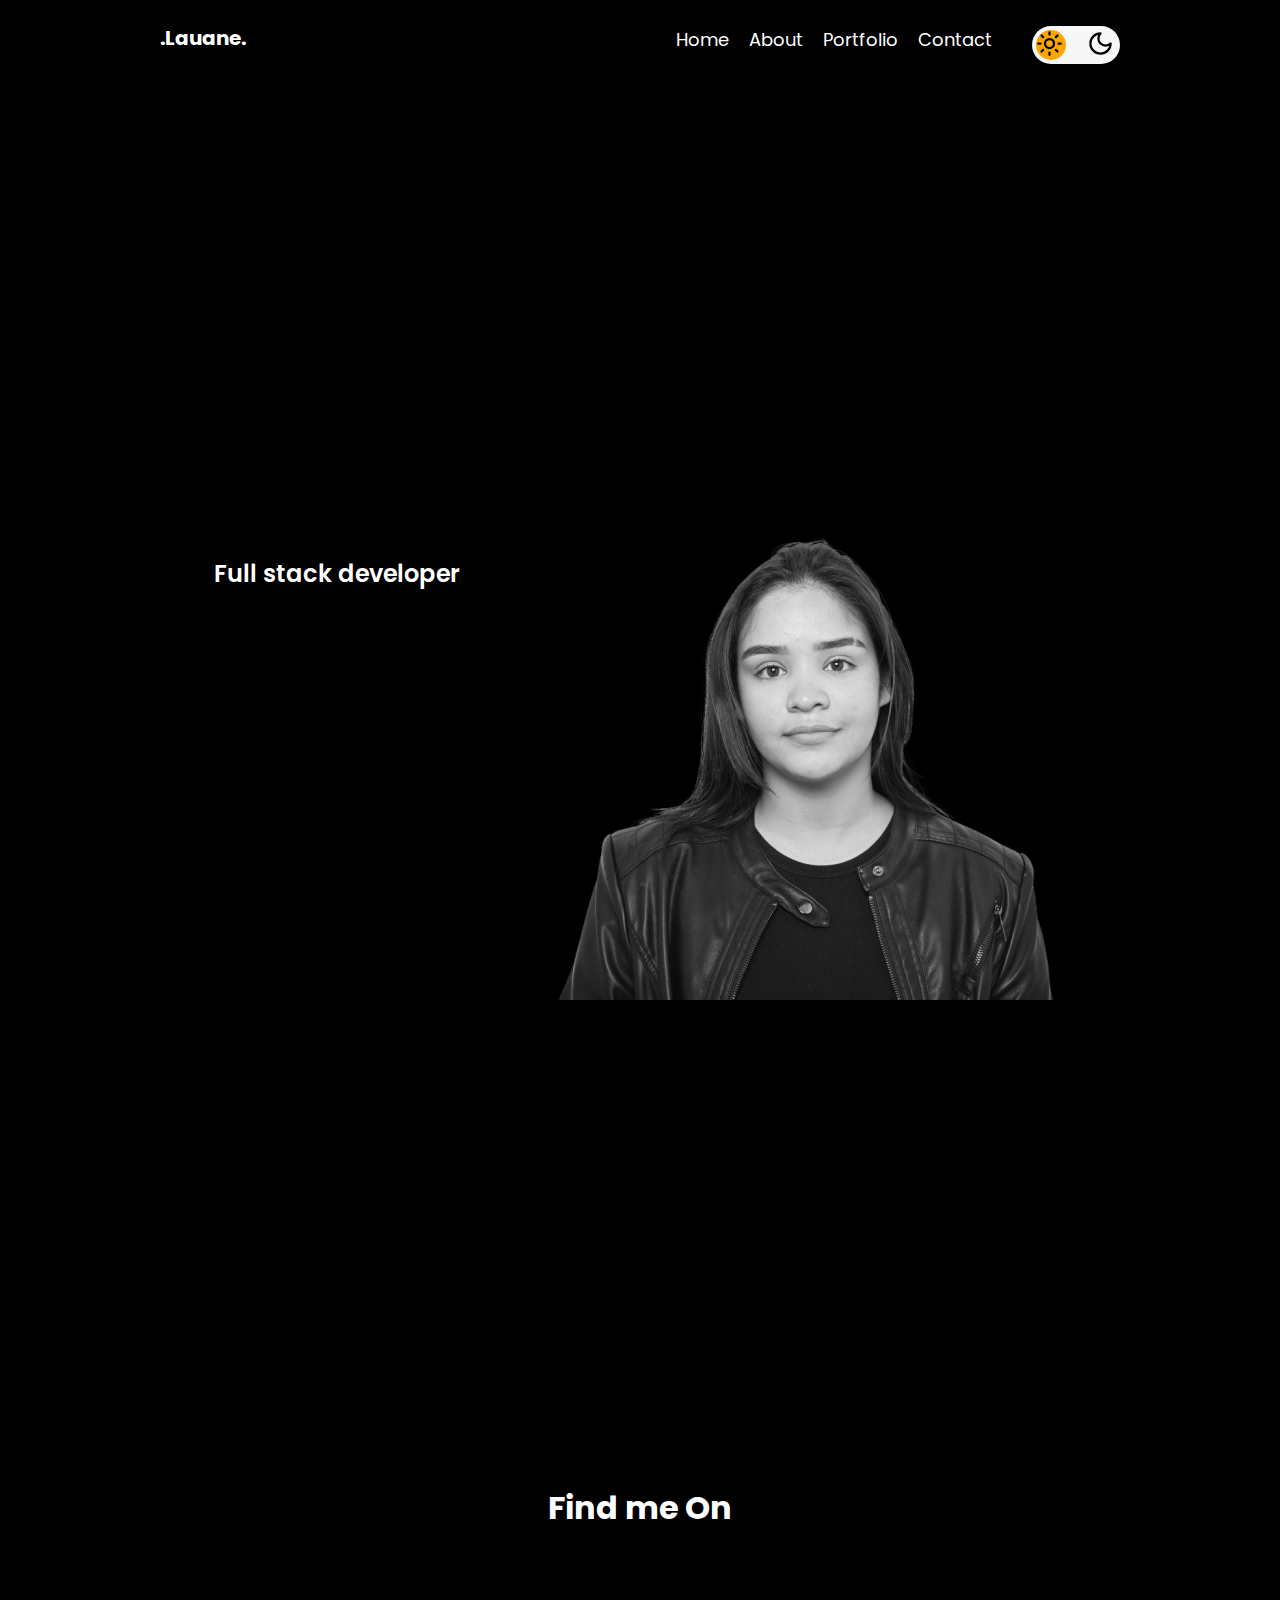
<file: index.html>
<html>

<head>
    <title>.Lauane</title>
    <link rel="stylesheet" href="./html.pages/style.css/home.css">
    <link rel="preconnect" href="https://fonts.googleapis.com">
    <link rel="preconnect" href="https://fonts.gstatic.com" crossorigin>
    <link href="https://fonts.googleapis.com/css2?family=Poppins:ital,wght@0,100;0,200;0,300;0,400;0,500;0,600;0,700;0,800;0,900;1,100;1,200;1,300;1,400;1,500;1,600;1,700;1,800;1,900&display=swap" rel="stylesheet">


</head>

<body>
    <div class="page-container">
        <header>
            <h1 class="logo">.Lauane.</h1>
            <ul class="nav-list">

                </li>
                <li><a href="../index.html">Home</a></li>
                <li><a href="./html.pages/about.html">About</a></li>
                <li><a href="./html.pages/portfolio.html">Portfolio</a></li>
                <li><a href="./html.pages/contact.html">Contact</a></li>
                <li>

                    <div class="mode">
                        <input type="checkbox" id="mode" />
                        <label for="mode">
                            <img id="moon" src="./html.pages/images/moon.svg" alt="">
                            <img id="sun" src="./html.pages/images/sun.svg" alt="">
                        </label>
                    </div>
            </ul>
        </header>
        <main class="main">
            <div class="text-side">
                <p class="title">
                    <span>H</span><span>i</span> <span>I</span><span>'</span><span>m</span>
                    <span>L</span><span>a</span><span>u</span><span>a</span><span>n</span><span>e</span>
                    <span>F</span><span>a</span><span>r</span><span>i</span><span>a</span><span>s</span>
                </p>
                <p class="subtitle">Full stack developer</p>

                <p class="text">
                    <span>Hi my name is Lauane, a web designer and developer with a passion for creating visually stunning and highly functional websites.</span>
                    <span>I am a career transition professional with an initial interest in 3D design, but I quickly discovered a passion for programming.</span>
                    <span>I am currently studying Full Stack Development in Dubai, gaining skills in technologies such as HTML, CSS, Javascript, MongoDB, NodeJS, and Express.</span>
                    <span>I am developing a portfolio to better showcase my work, and I am seeking opportunities to apply my knowledge, continue growing in the development field, and contribute meaningfully to technology projects.</span>
                    <span>Key Skills:</span>
                    <span>HTML, CSS, Javascript</span>
                    <span>MongoDB, NodeJS, Express</span>
                    <span>SQL Server, MongoDB</span>
                    <span>Version Control with Git and Github</span>
                    <span>Commit and Naming Conventions</span>
                    <span>DBMS: SSMS (SQL Server), Compass (MongoDB)</span>
                </p>
                <div class="btn-container">
                    <button class="light-btn">Hire Me</button>
                    <a class="dark-btn" href="mailto:lauanefarias.dev@gmail.com">Lets Talk</a>

                </div>
            </div>
            <div class="image-container"><img class="image-home" src="./html.pages/images/Img25736_2_-removebg-preview.png" alt=""></div>
        </main>

        <footer>
            <h2>Find me On</h2>
            <div class="icons">
                <img src="./html.pages/images/fi-brands-behance.svg" alt="Behance">
                <img src="./html.pages/images/fi-brands-dribbble.svg" alt="Dribbble">
                <img src="./html.pages/images/fi-brands-facebook.svg" alt="Facebook">
                <img src="./html.pages/images/fi-brands-github.svg" alt="Github">
            </div>
        </footer>

    </div>
    </div>
</body>



</html>
</file>
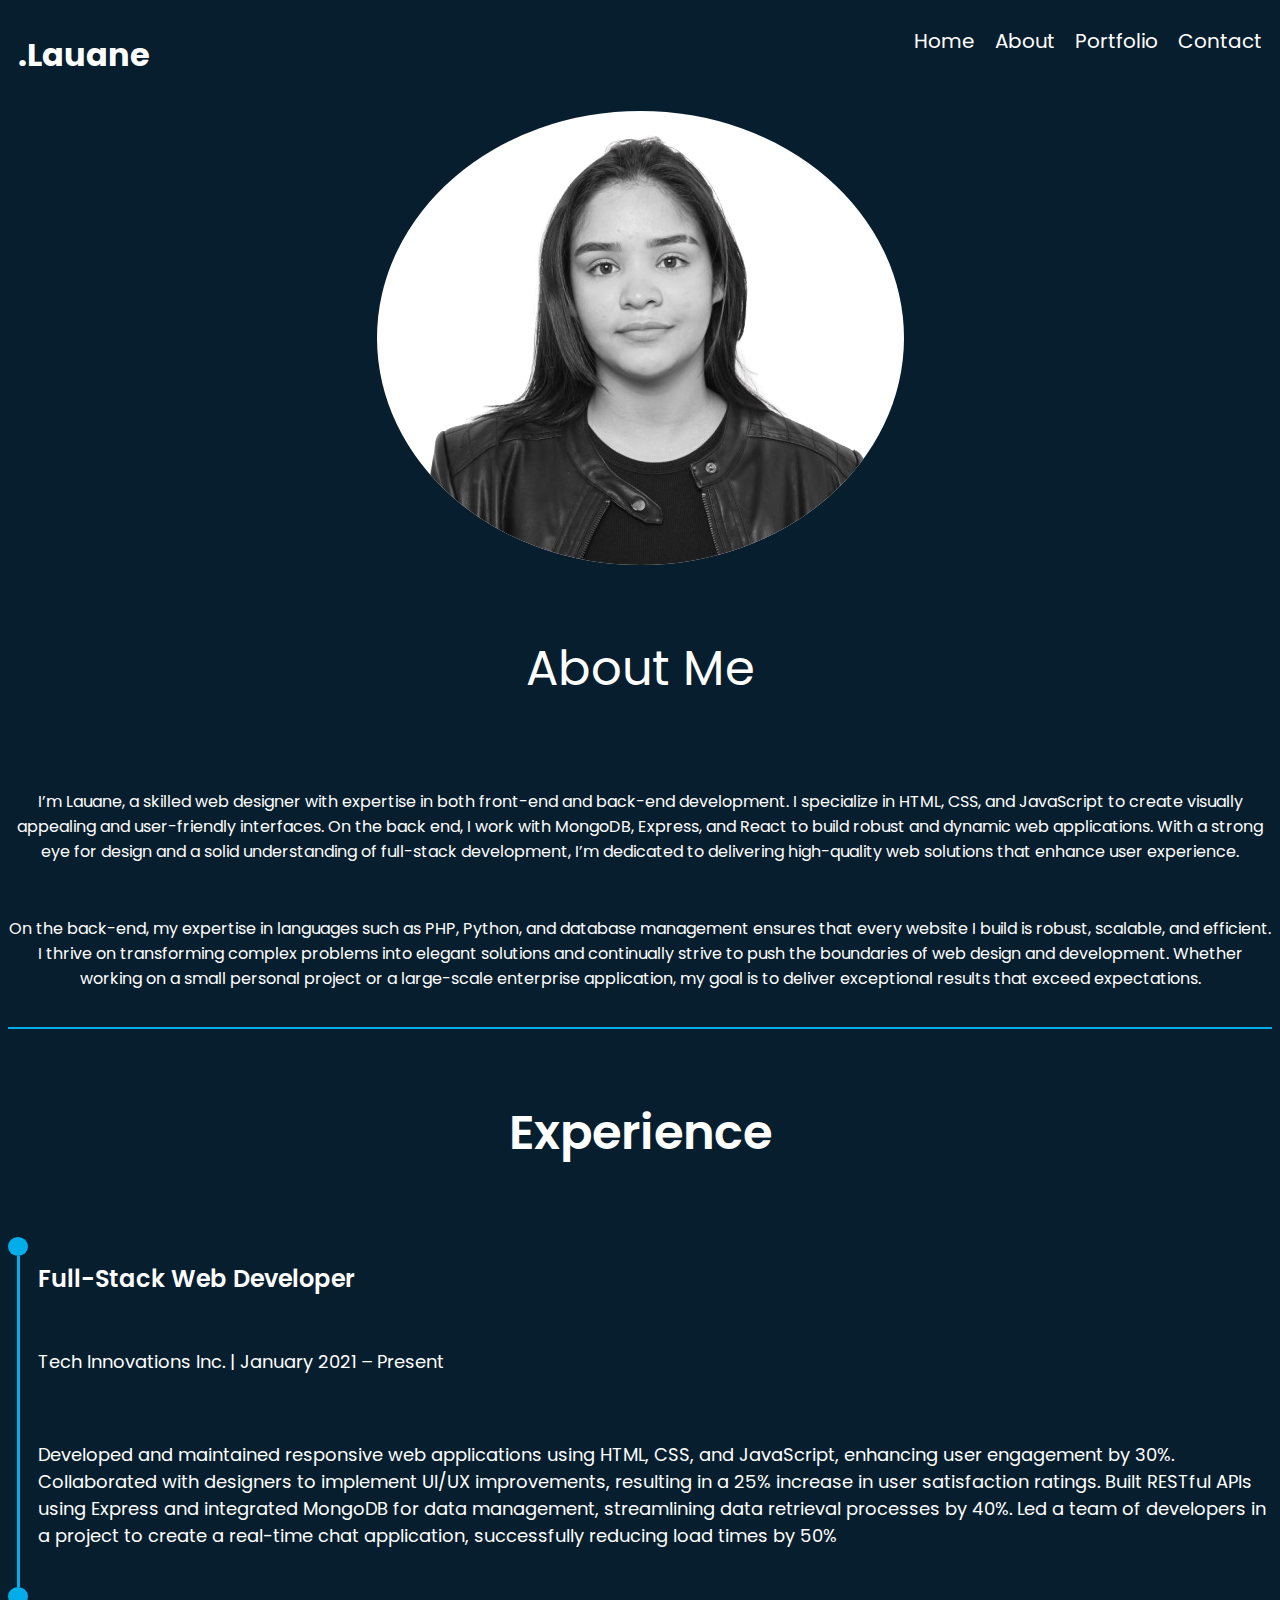
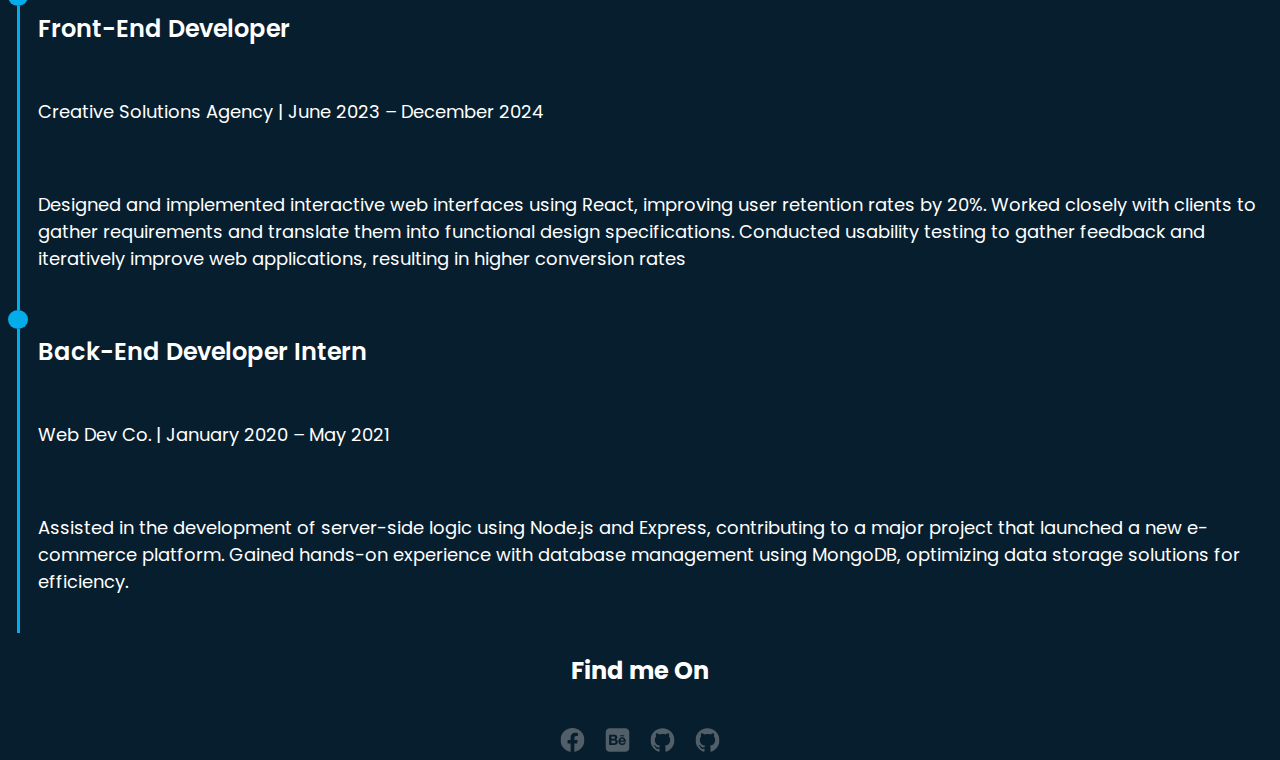
<file: about.html>
<head>
    <title>
      <div class="lauane"></div>
    </title>
    <meta content="" name="">
    <link rel="preconnect" href="https://fonts.googleapis.com">
    <link rel="preconnect" href="https://fonts.gstatic.com" crossorigin="">
    <link href="https://fonts.googleapis.com/css2?family=Poppins:ital,wght@0,100;0,200;0,300;0,400;0,500;0,600;0,700;0,800;0,900;1,100;1,200;1,300;1,400;1,500;1,600;1,700;1,800;1,900&amp;display=swap" rel="stylesheet">
    <link type="text/css" rel="stylesheet" href="./about.css">
  
  </head>
  
  <body>
    <div class="page-container">
      <header>
        <h1 class="logo">.Lauane</h1>
        <ul class="nav-list">
          <li><a href="./home.html">Home</a></li>
          <li><a href="./about.html">About</a></li>
          <li><a href="./portfolio.html">Portfolio</a></li>
          <li><a href="./contact.html">Contact</a></li>
        </ul>
      </header>
      <main>
        <section class="about-info">
          <div class="img-container">
            <img src="./Img25736_2_-removebg-preview.png">
          </div>
  
          <p class="about-title">About Me</p>
          <p class="about-text">
            I’m Lauane, a skilled web designer with expertise in both front-end and back-end development. I specialize in HTML, CSS, and JavaScript to create visually appealing and user-friendly interfaces. On the back end, I work with MongoDB, Express, and React to build robust and dynamic web applications. With a strong eye for design and a solid understanding of full-stack development, I’m dedicated to delivering high-quality web solutions that enhance user experience.
          </p>
          <p class="about-text">
            On the back-end, my expertise in languages such as PHP, Python, and
            database management ensures that every website I build is robust,
            scalable, and efficient. I thrive on transforming complex problems
            into elegant solutions and continually strive to push the boundaries
            of web design and development. Whether working on a small personal
            project or a large-scale enterprise application, my goal is to
            deliver exceptional results that exceed expectations.
          </p>
        </section>
  
        <section>
          <p class="experience-page-title">Experience</p>
          <div class="experience-items">
            <div class="experience-item">
              <div class="experience-icon">
                <div class="circle"></div>
                <div class="line"></div>
              </div>
  
              <div class="experience-text">
                <p class="experience-title"> Full-Stack Web Developer</p>
                <p class="experience-item-text">
  
                  Tech Innovations Inc. | January 2021 – Present
  
                </p>
                <p class="experience-item-text">
                  Developed and maintained responsive web applications using HTML, CSS, and JavaScript, enhancing user engagement by 30%.
                  Collaborated with designers to implement UI/UX improvements, resulting in a 25% increase in user satisfaction ratings.
                  Built RESTful APIs using Express and integrated MongoDB for data management, streamlining data retrieval processes by 40%.
                  Led a team of developers in a project to create a real-time chat application, successfully reducing load times by 50%
                </p>
              </div>
            </div>
            
  
            <div class="experience-item">
              <div class="experience-icon">
                <div class="circle"></div>
                <div class="line"></div>
              </div>
  
              <div class="experience-text">
                <p class="experience-title">Front-End Developer</p>
                <p class="experience-item-text">
                  Creative Solutions Agency | June 2023 – December 2024
  
  
                </p>
                <p class="experience-item-text">
                  Designed and implemented interactive web interfaces using React, improving user retention rates by 20%.
                  Worked closely with clients to gather requirements and translate them into functional design specifications.
                  Conducted usability testing to gather feedback and iteratively improve web applications, resulting in higher conversion rates
                </p>
              </div>
            </div>
            
  
            <div class="experience-item">
              <div class="experience-icon">
                <div class="circle"></div>
                <div class="line"></div>
              </div>
  
              <div class="experience-text">
                <p class="experience-title">Back-End Developer Intern</p>
                <p class="experience-item-text">
                  Web Dev Co. | January 2020 – May 2021
  
                </p>
                <p class="experience-item-text">
                  Assisted in the development of server-side logic using Node.js and Express, contributing to a major project that launched a new e-commerce platform.
                  Gained hands-on experience with database management using MongoDB, optimizing data storage solutions for efficiency.
                </p>
              </div>
            </div>
          </div>
        </section>
      </main>
  
      <footer>
        <h2>Find me On</h2>
        <div class="icons ">
  
          <img src="./fi-brands-facebook.svg">
          <img src="./fi-brands-behance.svg">
          <img src="./fi-brands-github.svg">
          <img src="./fi-brands-github.svg">
  
          </footer>
        </div>
  
  
  </body>
  
  </html>
</file>
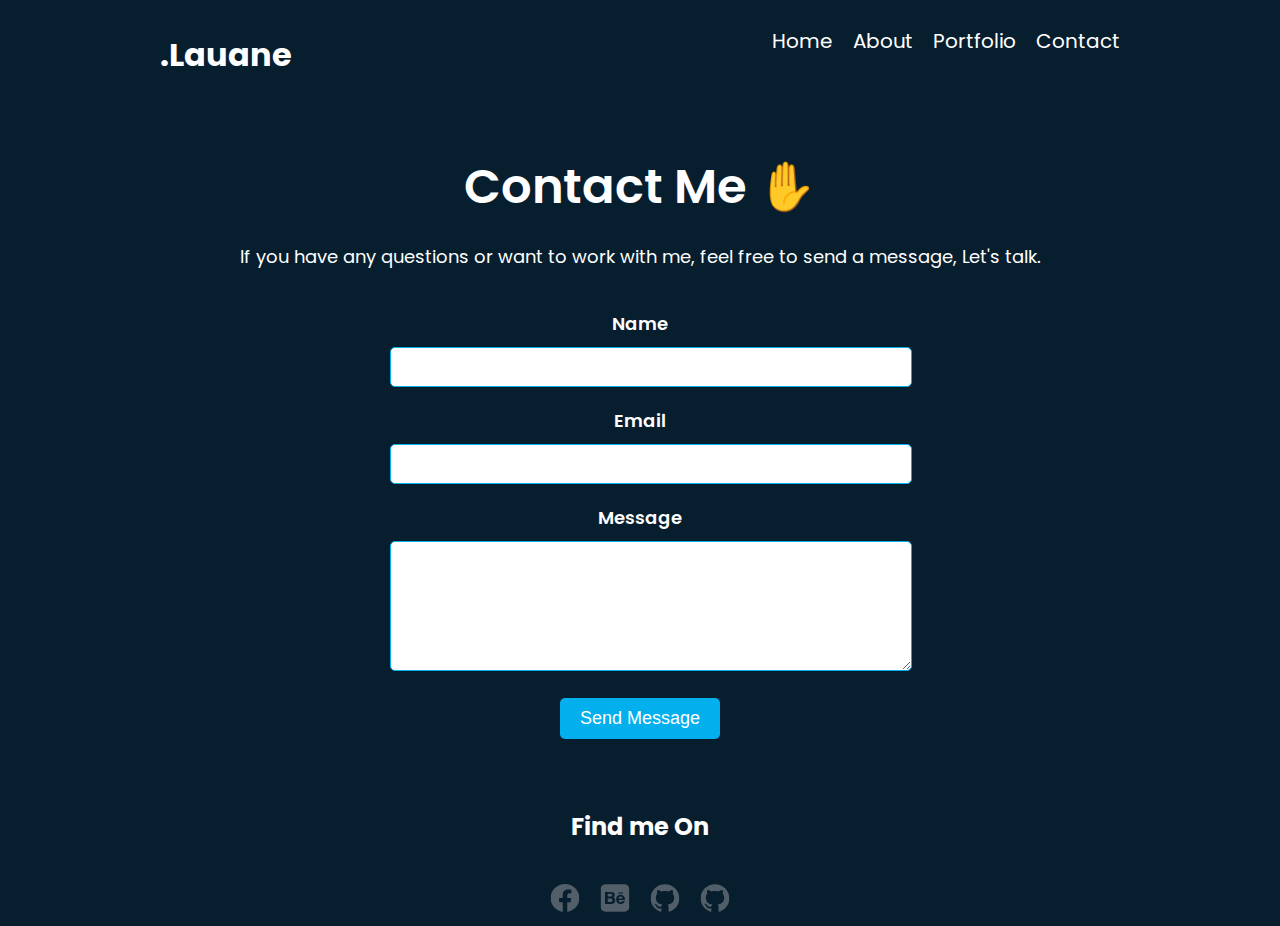
<file: contact.html>
<!DOCTYPE html>
<html lang="en">

<head>
  <meta charset="UTF-8">
  <meta http-equiv="X-UA-Compatible" content="IE=edge">
  <meta name="viewport" content="width=device-width, initial-scale=1.0">
  <title>Contact - Lauane</title>
  <link rel="stylesheet" href="./contact.css">
  <link rel="preconnect" href="https://fonts.googleapis.com">
  <link rel="preconnect" href="https://fonts.gstatic.com" crossorigin>
  <link href="https://fonts.googleapis.com/css2?family=Poppins:wght@400;600&display=swap" rel="stylesheet">
</head>

<body>
  <div class="page-container">
    <header>
      <h1 class="logo">.Lauane</h1>
      <ul class="nav-list">
        <li><a href="./home.html">Home</a></li>
        <li><a href="./about.html">About</a></li>
        <li><a href="./portfolio.html">Portfolio</a></li>
        <li><a href="./contact.html">Contact</a></li>
      </ul>
    </header>

    <main>
      <section class="contact-section">
        <h2>Contact Me ✋ </h2>
        <p>If you have any questions or want to work with me, feel free to send a message, Let's talk.</p>

        <form class="contact-form" action="#" method="POST">
          <div class="form-group">
            <label for="name">Name</label>
            <input type="text" id="name" name="name" required>
          </div>
          <div class="form-group">
            <label for="email">Email</label>
            <input type="email" id="email" name="email" required>
          </div>
          <div class="form-group">
            <label for="message">Message</label>
            <textarea id="message" name="message" rows="6" required></textarea>
          </div>
          <button type="submit" class="submit-btn">Send Message</button>
        </form>
      </section>
    </main>

    <footer>
        <h2>Find me On</h2>
        <div class="icons ">
  
          <img src="./fi-brands-facebook.svg">
          <img src="./fi-brands-behance.svg">
          <img src="./fi-brands-github.svg">
          <img src="./fi-brands-github.svg">
  
          </footer>
        </div>
  </div>
</body>

</html>
</file>
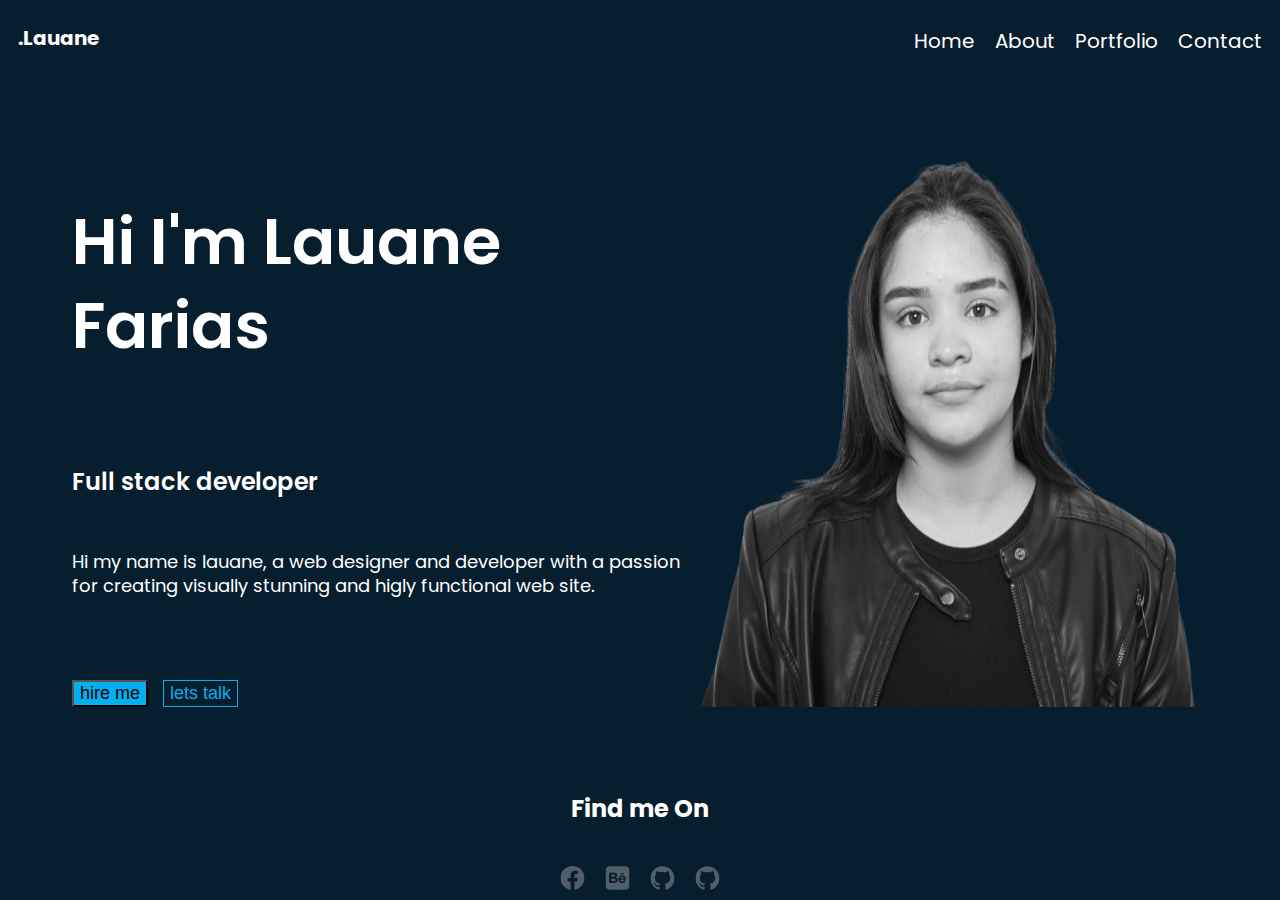
<file: home.html>
<html>
    <head>
        <title>.Lauane</title>
        <link rel="stylesheet" href="./home.css">
        <link rel="preconnect" href="https://fonts.googleapis.com">
<link rel="preconnect" href="https://fonts.gstatic.com" crossorigin>
<link href="https://fonts.googleapis.com/css2?family=Poppins:ital,wght@0,100;0,200;0,300;0,400;0,500;0,600;0,700;0,800;0,900;1,100;1,200;1,300;1,400;1,500;1,600;1,700;1,800;1,900&display=swap" rel="stylesheet">
    

</head>
    <body> 
       
        <header> <h1 class="logo">.Lauane</h1>
            <ul class="nav-list">
              <li><a href="./home.html">Home</a></li>
                <li><a href="./about.html">About</a></li>
                <li><a href="./portfolio.html">Portfolio</a></li>
                <li><a href="./contact.html">Contact</a></li>
            </ul>
        </header > 
        <main class="main">
        <div class="text-side">
            <p class="title"> Hi I'm Lauane Farias</p>
            <p class="subtitle">Full stack developer</p>
            <p class="text" >Hi my name is lauane, a web designer and developer with a passion for creating visually stunning and higly functional web site.</p>
            <div class="btn-container">
                <button class="light-btn">hire me</button>
                <button class="dark-btn">lets talk</button>
            </div>
        </div>
        <img src="./Img25736_2_-removebg-preview.png" alt="">
</main>

<footer>
    <h2>Find me On</h2>
    <div class="icons ">

      <img src="./fi-brands-facebook.svg">
      <img src="./fi-brands-behance.svg">
      <img src="./fi-brands-github.svg">
      <img src="./fi-brands-github.svg">

      </footer>
    </div>

    </body>
        
       
    
</html>
</file>
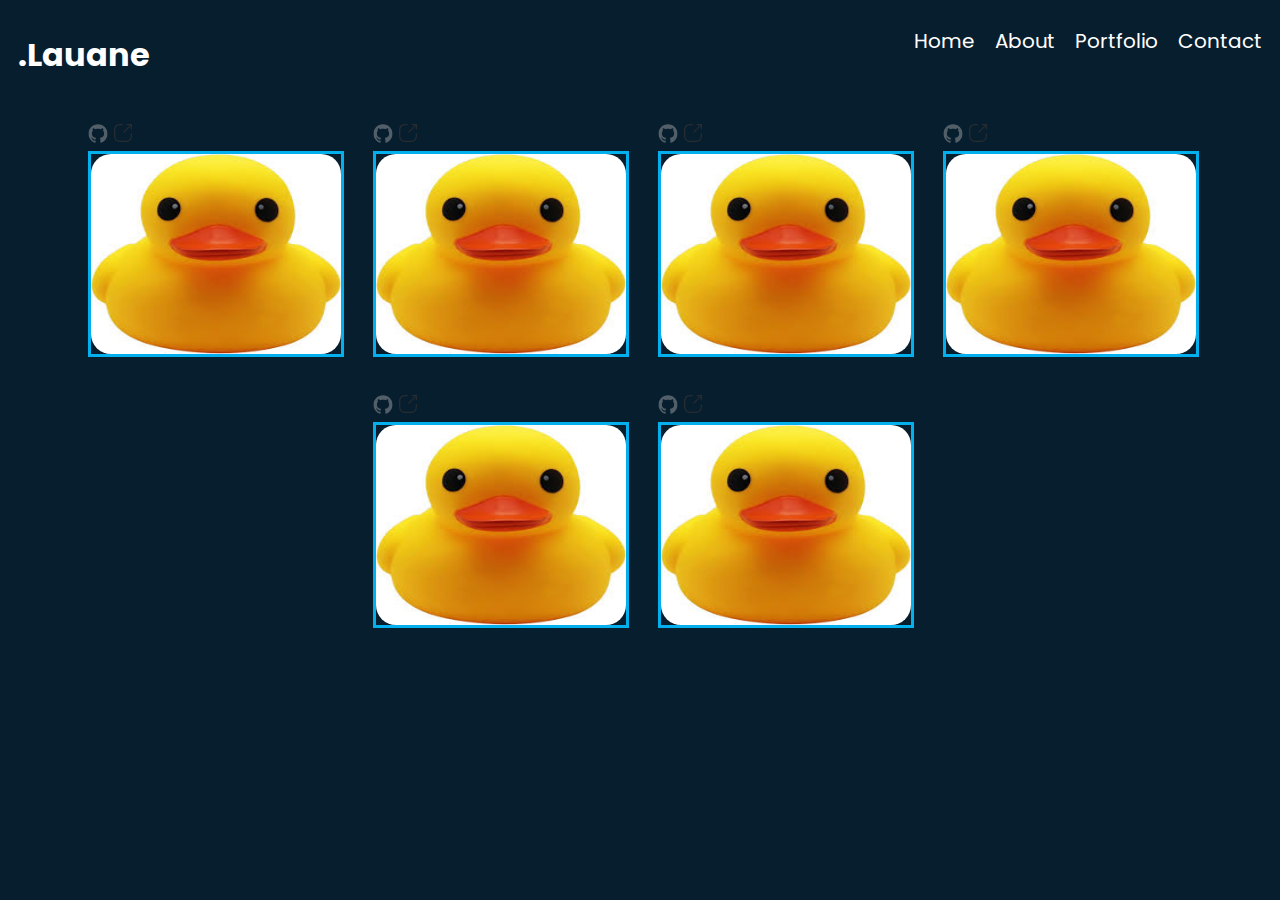
<file: portfolio.html>
<!DOCTYPE html>
<html lang="en">
<head>
  <meta charset="UTF-8">
  <meta http-equiv="X-UA-Compatible" content="IE=edge">
  <meta name="viewport" content="width=device-width, initial-scale=1.0">
  <title>Contact - Lauane</title>
  <link rel="stylesheet" href="./portfolio.css">
  <link rel="preconnect" href="https://fonts.googleapis.com">
  <link rel="preconnect" href="https://fonts.gstatic.com" crossorigin>
  <link href="https://fonts.googleapis.com/css2?family=Poppins:wght@400;600&display=swap" rel="stylesheet">
</head>
<body>
  <div class="page-container">
    <header>
      <h1 class="logo">.Lauane</h1>
      <ul class="nav-list">
        <li><a href="./home.html">Home</a></li>
        <li><a href="./about.html">About</a></li>
        <li><a href="./portfolio.html">Portfolio</a></li>
        <li><a href="./contact.html">Contact</a></li>
      </ul>
    </header>
    <div class="work-container">
      <div class="work-item">
        <div class="icons-container">
          <a href="https://github.com/lauanefariass/Portfolio-Page.git">
            <img src="./fi-brands-github.svg" alt="GitHub Repository"/>
          </a> 
          <a href="https://lauanefariass.github.io/Portfolio-Page/">
            <img src="./export-2-svgrepo-com.svg" alt="Live Demo"/>
          </a>
        </div>
        <div class="img-container">
          <img src="./download.jpeg" alt="Project Thumbnail">
        </div>
      </div>
     
        <div class="work-item">
          <div class="icons-container">
            <a href="https://github.com/lauanefariass/Portfolio-Page.git">
              <img src="./fi-brands-github.svg" alt="GitHub Repository"/>
            </a> 
            <a href="https://lauanefariass.github.io/Portfolio-Page/">
              <img src="./export-2-svgrepo-com.svg" alt="Live Demo"/>
            </a>
          </div>
          <div class="img-container">
            <img src="./download.jpeg" alt="Project Thumbnail">
          </div>
        </div>
        
          <div class="work-item">
            <div class="icons-container">
              <a href="https://github.com/lauanefariass/Portfolio-Page.git">
                <img src="./fi-brands-github.svg" alt="GitHub Repository"/>
              </a> 
              <a href="https://lauanefariass.github.io/Portfolio-Page/">
                <img src="./export-2-svgrepo-com.svg" alt="Live Demo"/>
              </a>
            </div>
            <div class="img-container">
              <img src="./download.jpeg" alt="Project Thumbnail">
            </div>
          </div>

            <div class="work-item">
              <div class="icons-container">
                <a href="https://github.com/lauanefariass/Portfolio-Page.git">
                  <img src="./fi-brands-github.svg" alt="GitHub Repository"/>
                </a> 
                <a href="https://lauanefariass.github.io/Portfolio-Page/">
                  <img src="./export-2-svgrepo-com.svg" alt="Live Demo"/>
                </a>
              </div>
              <div class="img-container">
                <img src="./download.jpeg" alt="Project Thumbnail">
              </div>
            </div>
           
              <div class="work-item">
                <div class="icons-container">
                  <a href="https://github.com/lauanefariass/Portfolio-Page.git">
                    <img src="./fi-brands-github.svg" alt="GitHub Repository"/>
                  </a> 
                  <a href="https://lauanefariass.github.io/Portfolio-Page/">
                    <img src="./export-2-svgrepo-com.svg" alt="Live Demo"/>
                  </a>
                </div>
                <div class="img-container">
                  <img src="./download.jpeg" alt="Project Thumbnail">
                </div>
              </div>
             
                <div class="work-item">
                  <div class="icons-container">
                    <a href="https://github.com/lauanefariass/Portfolio-Page.git">
                      <img src="./fi-brands-github.svg" alt="GitHub Repository"/>
                    </a> 
                    <a href="https://lauanefariass.github.io/Portfolio-Page/">
                      <img src="./export-2-svgrepo-com.svg" alt="Live Demo"/>
                    </a>
                  </div>
                  <div class="img-container">
                    <img src="./download.jpeg" alt="Project Thumbnail">
                  </div>
                </div>
    </div>
  </div>
</body>
</html>
</file>
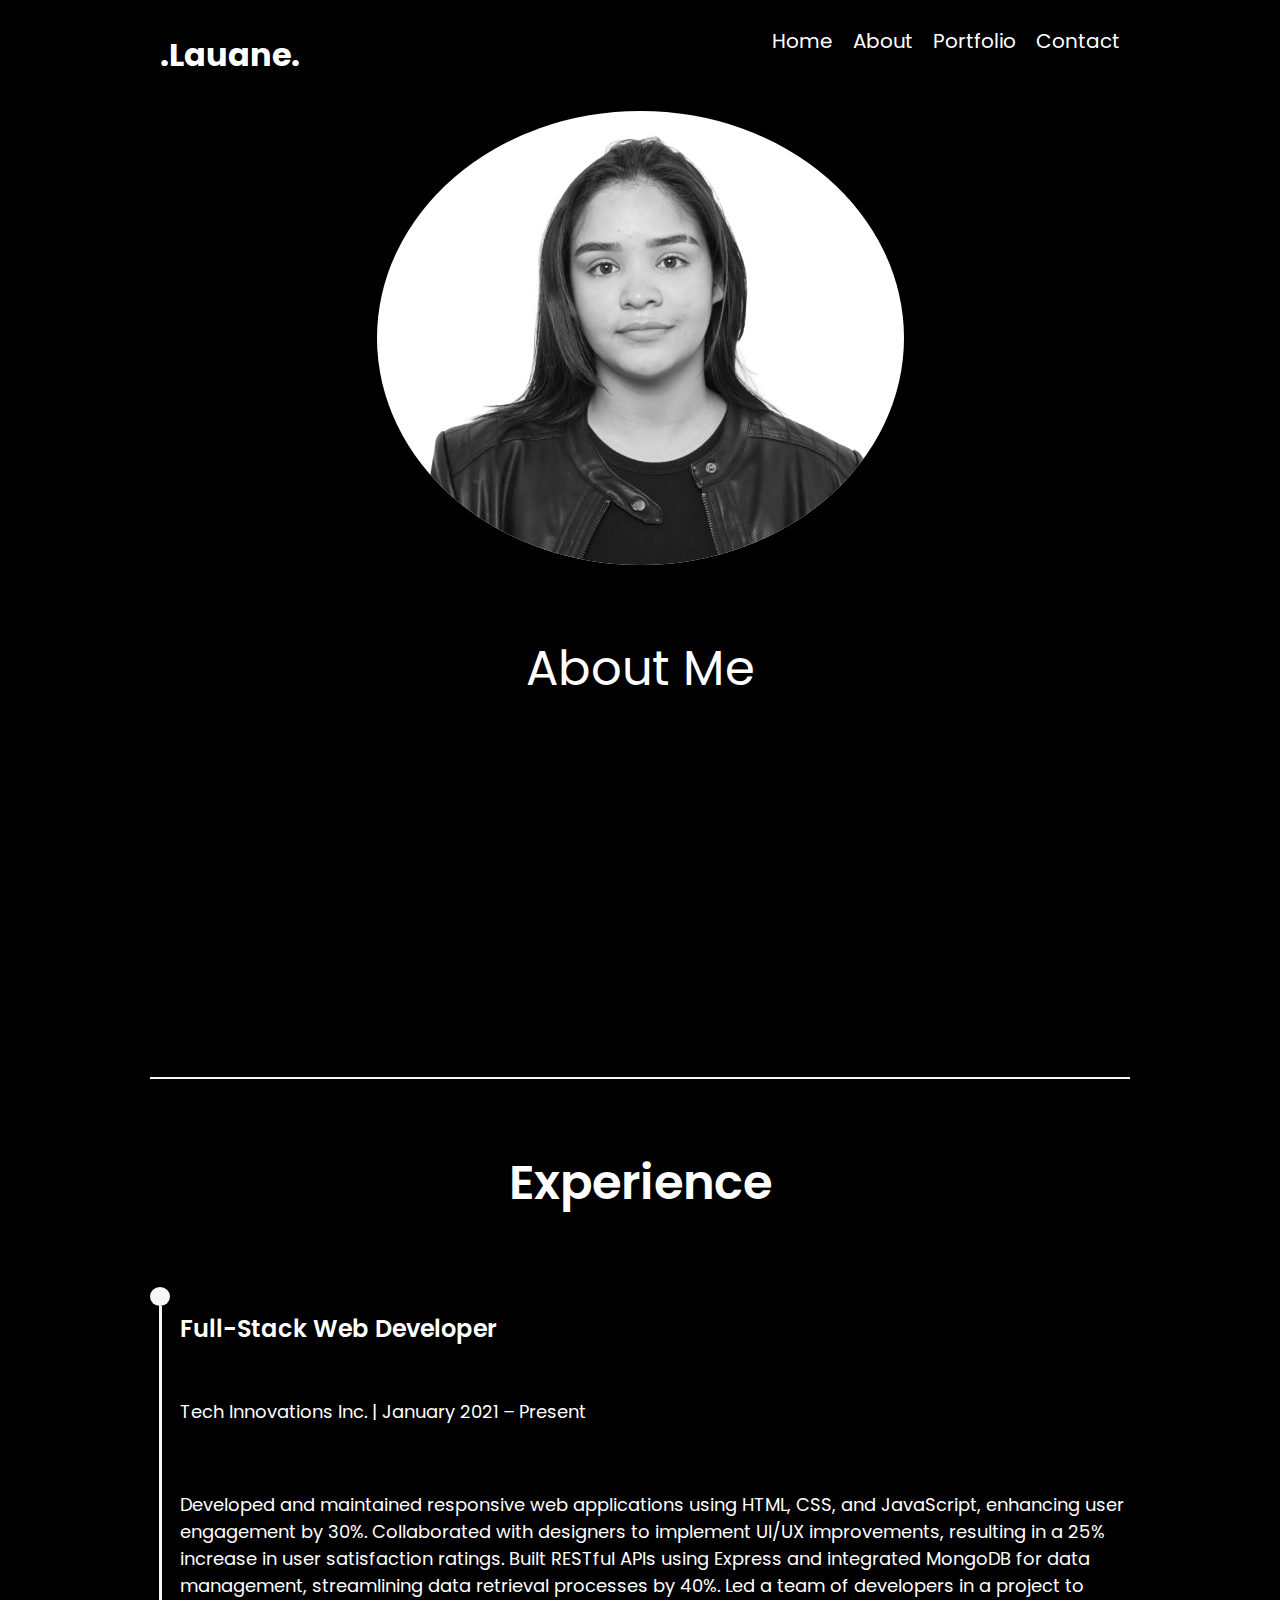
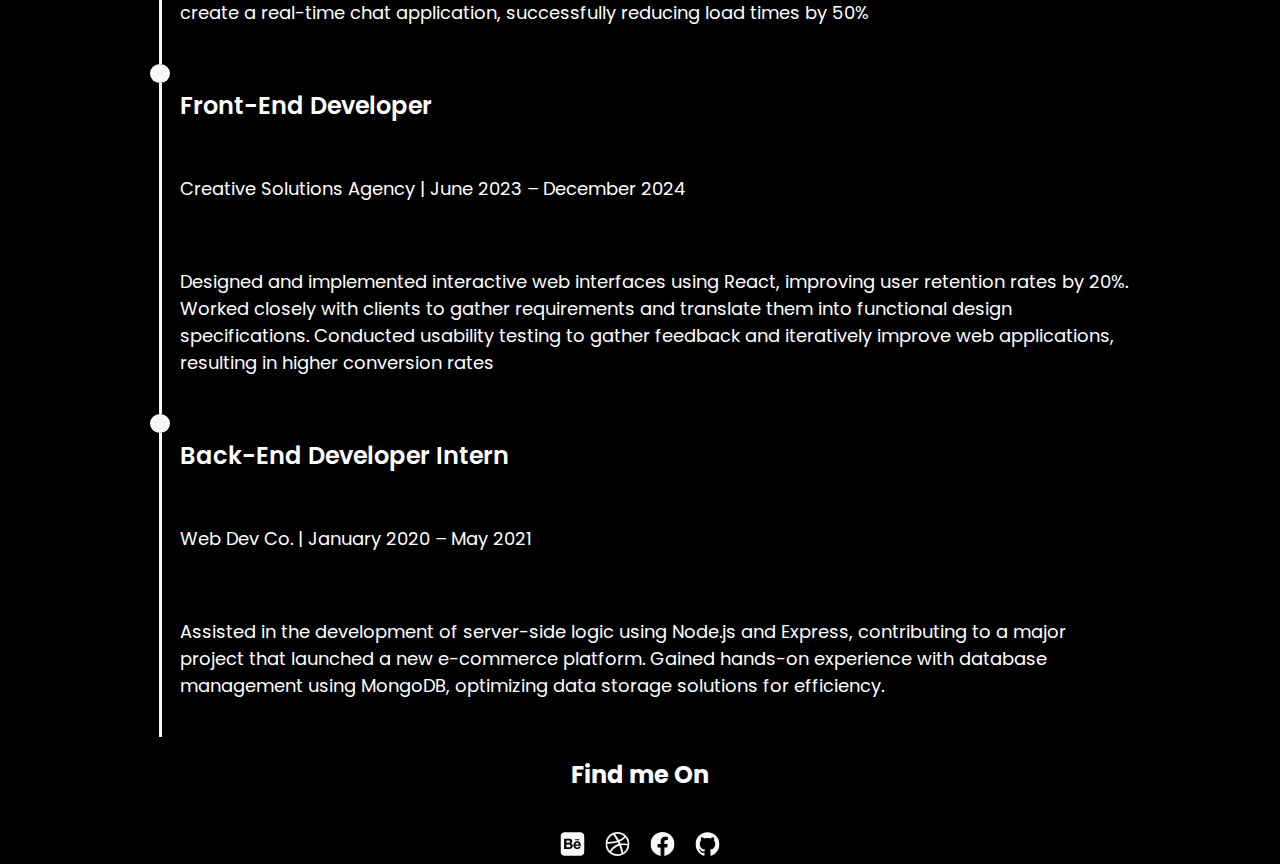
<file: html.pages/about.html>
<head>
  <title>
    <div class="lauane"></div>
  </title>
  <meta content="" name="">
  <link rel="preconnect" href="https://fonts.googleapis.com">
  <link rel="preconnect" href="https://fonts.gstatic.com" crossorigin="">
  <link href="https://fonts.googleapis.com/css2?family=Poppins:ital,wght@0,100;0,200;0,300;0,400;0,500;0,600;0,700;0,800;0,900;1,100;1,200;1,300;1,400;1,500;1,600;1,700;1,800;1,900&amp;display=swap" rel="stylesheet">
  <link type="text/css" rel="stylesheet" href="./style.css/about.css">

</head>

<body>
  <div class="page-container">
    <header>
      <h1 class="logo">.Lauane.</h1>
      <ul class="nav-list">
        <li><a href="../index.html">Home</a></li>
        <li><a href="./about.html">About</a></li>
        <li><a href="./portfolio.html">Portfolio</a></li>
        <li><a href="./contact.html">Contact</a></li>
      </ul>
    </header>
    <main>
      <section class="about-info">
        <div class="img-container">
          <img src="./images/Img25736_2_-removebg-preview.png" alt="">
        </div>

        <p class="about-title">About Me</p>
        <p class="about-text">
          I’m Lauane, a skilled web designer with expertise in both front-end and back-end development. I specialize in HTML, CSS, and JavaScript to create visually appealing and user-friendly interfaces. On the back end, I work with MongoDB, Express, and React to build robust and dynamic web applications. With a strong eye for design and a solid understanding of full-stack development, I’m dedicated to delivering high-quality web solutions that enhance user experience.
        </p>

        <p class="about-text">
          On the back-end, my expertise in languages such as PHP, Python, and
          database management ensures that every website I build is robust,
          scalable, and efficient. I thrive on transforming complex problems
          into elegant solutions and continually strive to push the boundaries
          of web design and development. Whether working on a small personal
          project or a large-scale enterprise application, my goal is to
          deliver exceptional results that exceed expectations.
        </p>
      </section>

      <section>
        <p class="experience-page-title">Experience</p>
        <div class="experience-items">
          <div class="experience-item">
            <div class="experience-icon">
              <div class="circle"></div>
              <div class="line"></div>
            </div>

            <div class="experience-text">
              <p class="experience-title"> Full-Stack Web Developer</p>
              <p class="experience-item-text">

                Tech Innovations Inc. | January 2021 – Present

              </p>
              <p class="experience-item-text">
                Developed and maintained responsive web applications using HTML, CSS, and JavaScript, enhancing user engagement by 30%.
                Collaborated with designers to implement UI/UX improvements, resulting in a 25% increase in user satisfaction ratings.
                Built RESTful APIs using Express and integrated MongoDB for data management, streamlining data retrieval processes by 40%.
                Led a team of developers in a project to create a real-time chat application, successfully reducing load times by 50%
              </p>
            </div>
          </div>


          <div class="experience-item">
            <div class="experience-icon">
              <div class="circle"></div>
              <div class="line"></div>
            </div>

            <div class="experience-text">
              <p class="experience-title">Front-End Developer</p>
              <p class="experience-item-text">
                Creative Solutions Agency | June 2023 – December 2024


              </p>
              <p class="experience-item-text">
                Designed and implemented interactive web interfaces using React, improving user retention rates by 20%.
                Worked closely with clients to gather requirements and translate them into functional design specifications.
                Conducted usability testing to gather feedback and iteratively improve web applications, resulting in higher conversion rates
              </p>
            </div>
          </div>


          <div class="experience-item">
            <div class="experience-icon">
              <div class="circle"></div>
              <div class="line"></div>
            </div>

            <div class="experience-text">
              <p class="experience-title">Back-End Developer Intern</p>
              <p class="experience-item-text">
                Web Dev Co. | January 2020 – May 2021

              </p>
              <p class="experience-item-text">
                Assisted in the development of server-side logic using Node.js and Express, contributing to a major project that launched a new e-commerce platform.
                Gained hands-on experience with database management using MongoDB, optimizing data storage solutions for efficiency.
              </p>
            </div>
          </div>
        </div>
      </section>
    </main>

    <footer>
      <h2>Find me On</h2>
      <div class="icons ">
        <img src="./images/fi-brands-behance.svg">
        <img src="./images/fi-brands-dribbble.svg">
        <img src="./images/fi-brands-facebook.svg">
        <img src="./images/fi-brands-github.svg">

    </footer>
  </div>

  </div>
</body>

</html>
</file>
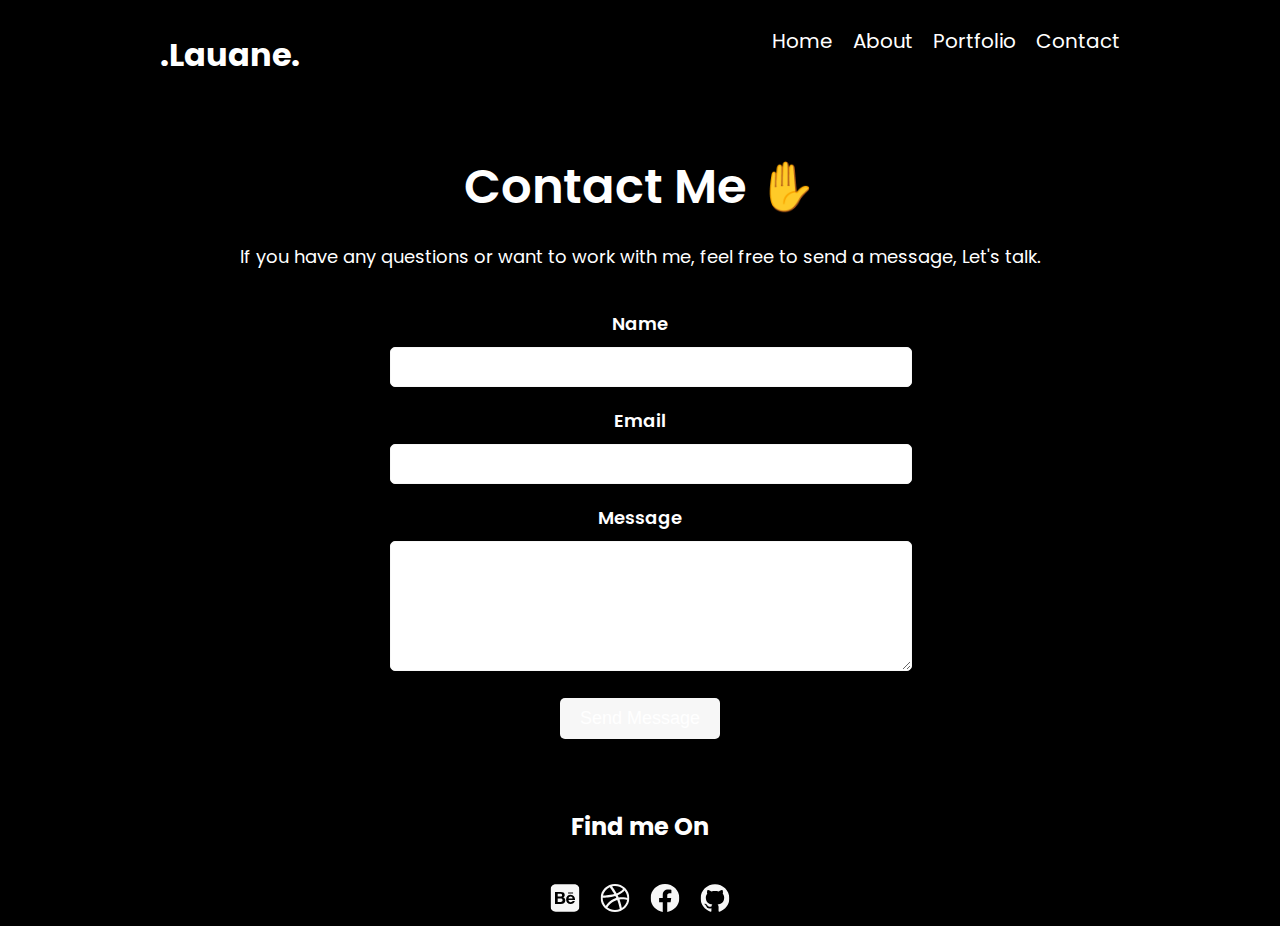
<file: html.pages/contact.html>
<!DOCTYPE html>
<html lang="en">

<head>
  <meta charset="UTF-8">
  <meta http-equiv="X-UA-Compatible" content="IE=edge">
  <meta name="viewport" content="width=device-width, initial-scale=1.0">
  <title>Contact - Lauane</title>
  <link rel="stylesheet" href="./style.css/contact.css">
  <link rel="preconnect" href="https://fonts.googleapis.com">
  <link rel="preconnect" href="https://fonts.gstatic.com" crossorigin>
  <link href="https://fonts.googleapis.com/css2?family=Poppins:wght@400;600&display=swap" rel="stylesheet">
</head>

<body>
  <div class="page-container">
    <header>
      <h1 class="logo">.Lauane.</h1>
      <ul class="nav-list">
        <li><a href="../index.html">Home</a></li>
        <li><a href="./about.html">About</a></li>
        <li><a href="./portfolio.html">Portfolio</a></li>
        <li><a href="./contact.html">Contact</a></li>
      </ul>
    </header>

    <main>
      <section class="contact-section">
        <h2>Contact Me ✋ </h2>
        <p>If you have any questions or want to work with me, feel free to send a message, Let's talk.</p>

        <form class="contact-form" action="#" method="POST">
          <div class="form-group">
            <label for="name">Name</label>
            <input type="text" id="name" name="name" required>
          </div>
          <div class="form-group">
            <label for="email">Email</label>
            <input type="email" id="email" name="email" required>
          </div>
          <div class="form-group">
            <label for="message">Message</label>
            <textarea id="message" name="message" rows="6" required></textarea>
          </div>
          <button type="submit" class="submit-btn">Send Message</button>
        </form>
      </section>
    </main>

    <footer>
      <h2>Find me On</h2>
      <div class="icons ">

        <img src="./images/fi-brands-behance.svg">
        <img src="./images/fi-brands-dribbble.svg">
        <img src="./images/fi-brands-facebook.svg">
        <img src="./images/fi-brands-github.svg">


    </footer>
  </div>
  </div>
</body>

</html>
</file>
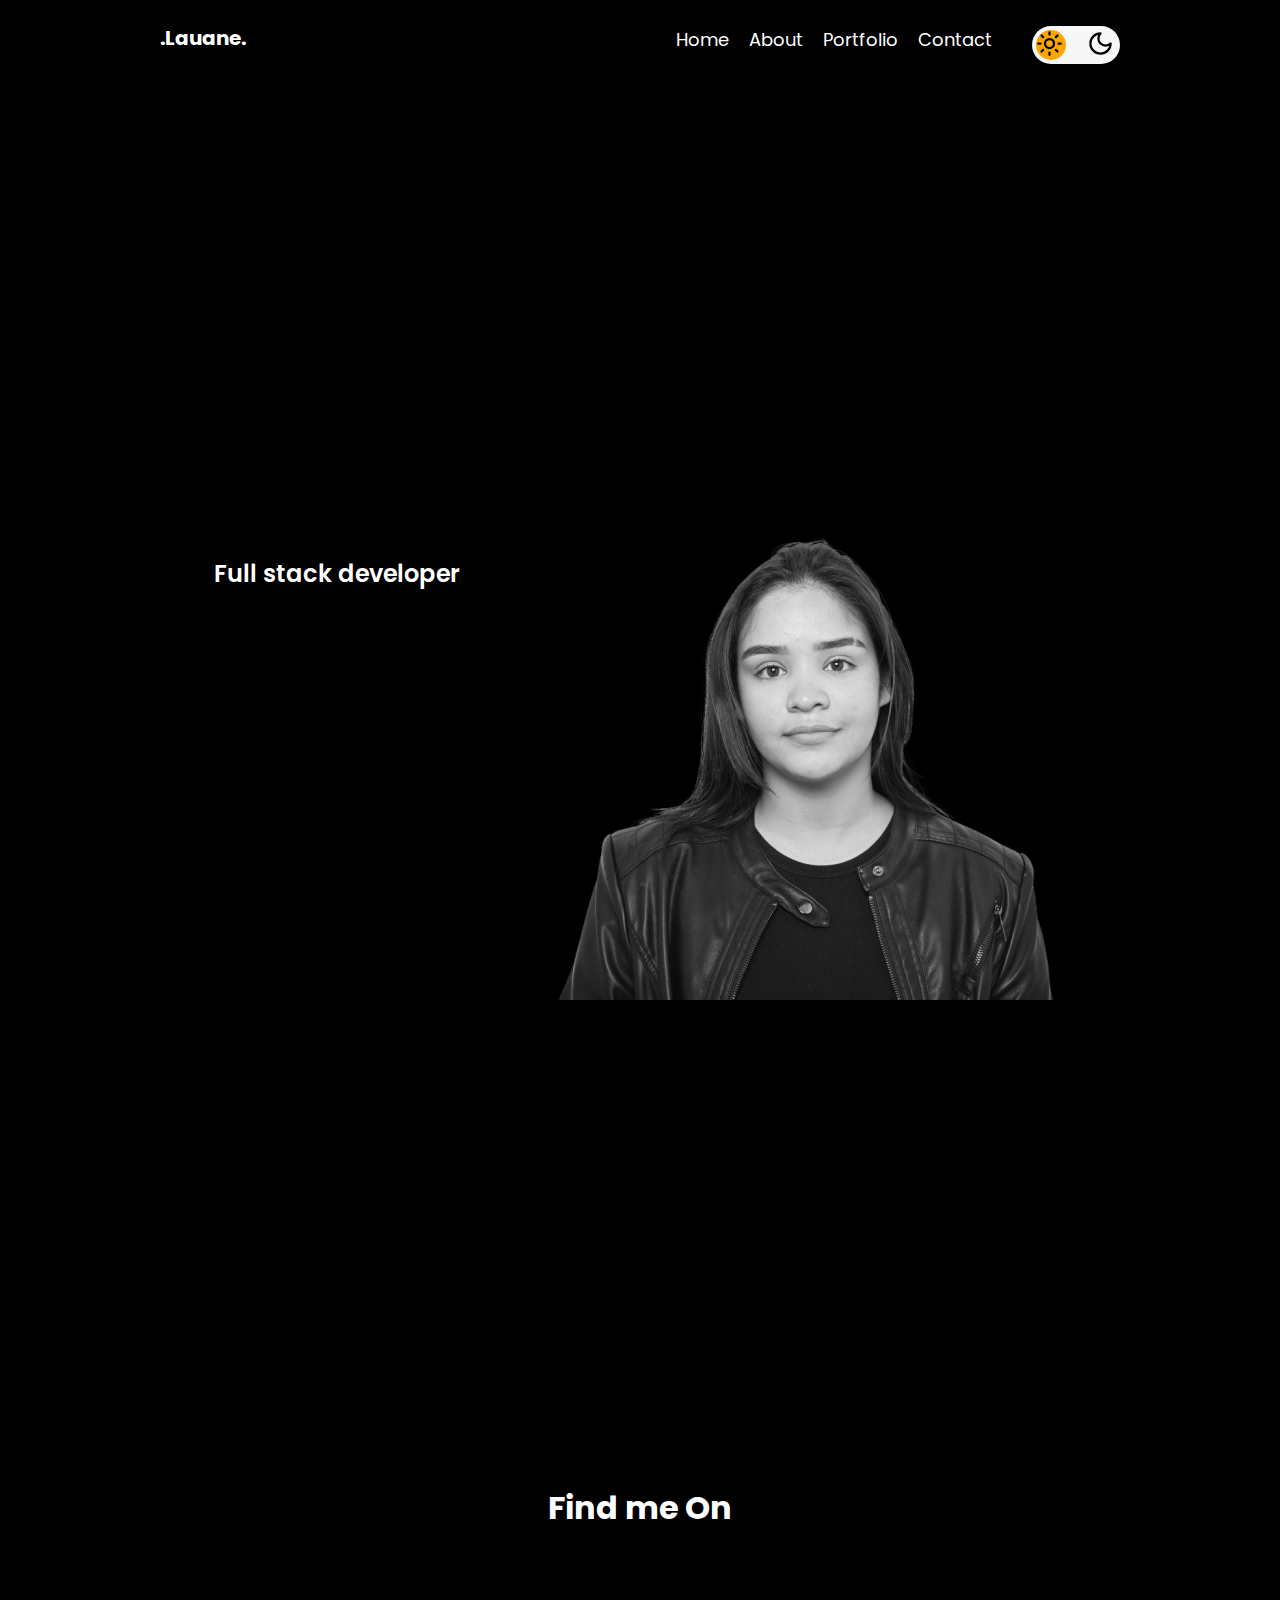
<file: html.pages/home.html>
<html>

<head>
    <title>.Lauane</title>
    <link rel="stylesheet" href="./style.css/home.css">
    <link rel="preconnect" href="https://fonts.googleapis.com">
    <link rel="preconnect" href="https://fonts.gstatic.com" crossorigin>
    <link href="https://fonts.googleapis.com/css2?family=Poppins:ital,wght@0,100;0,200;0,300;0,400;0,500;0,600;0,700;0,800;0,900;1,100;1,200;1,300;1,400;1,500;1,600;1,700;1,800;1,900&display=swap" rel="stylesheet">


</head>

<body>
    <div class="page-container">
        <header>
            <h1 class="logo">.Lauane.</h1>
            <ul class="nav-list">

                </li>
                <li><a href="../index.html">Home</a></li>
                <li><a href="./about.html">About</a></li>
                <li><a href="./portfolio.html">Portfolio</a></li>
                <li><a href="./contact.html">Contact</a></li>
                <li>

                    <div class="mode">
                        <input type="checkbox" id="mode" />
                        <label for="mode">
                            <img id="moon" src="./images/moon.svg" alt="">
                            <img id="sun" src="./images/sun.svg" alt="">
                        </label>
                    </div>
            </ul>
        </header>
        <main class="main">
            <div class="text-side">
                <p class="title">
                    <span>H</span><span>i</span> <span>I</span><span>'</span><span>m</span>
                    <span>L</span><span>a</span><span>u</span><span>a</span><span>n</span><span>e</span>
                    <span>F</span><span>a</span><span>r</span><span>i</span><span>a</span><span>s</span>
                </p>
                <p class="subtitle">Full stack developer</p>

                <p class="text">
                    <span>Hi my name is Lauane, a web designer and developer with a passion for creating visually stunning and highly functional websites.</span>
                    <span>I am a career transition professional with an initial interest in 3D design, but I quickly discovered a passion for programming.</span>
                    <span>I am currently studying Full Stack Development in Dubai, gaining skills in technologies such as HTML, CSS, Javascript, MongoDB, NodeJS, and Express.</span>
                    <span>I am developing a portfolio to better showcase my work, and I am seeking opportunities to apply my knowledge, continue growing in the development field, and contribute meaningfully to technology projects.</span>
                    <span>Key Skills:</span>
                    <span>HTML, CSS, Javascript</span>
                    <span>MongoDB, NodeJS, Express</span>
                    <span>SQL Server, MongoDB</span>
                    <span>Version Control with Git and Github</span>
                    <span>Commit and Naming Conventions</span>
                    <span>DBMS: SSMS (SQL Server), Compass (MongoDB)</span>
                </p>
                <div class="btn-container">
                    <button class="light-btn">Hire Me</button>
                    <a class="dark-btn" href="mailto:lauanefarias.dev@gmail.com">Let's Talk</a>
                </div>

            </div>

            <div class="image-container"><img class="image-home" src="./images/Img25736_2_-removebg-preview.png" alt=""></div>
        </main>

        <footer>
            <h2>Find me On</h2>
            <div class="icons">
                <img src="./images/fi-brands-behance.svg" alt="Behance">
                <img src="./images/fi-brands-dribbble.svg" alt="Dribbble">
                <img src="./images/fi-brands-facebook.svg" alt="Facebook">
                <img src="./images/fi-brands-github.svg" alt="Github">
            </div>
        </footer>

    </div>
    </div>
</body>



</html>
</file>
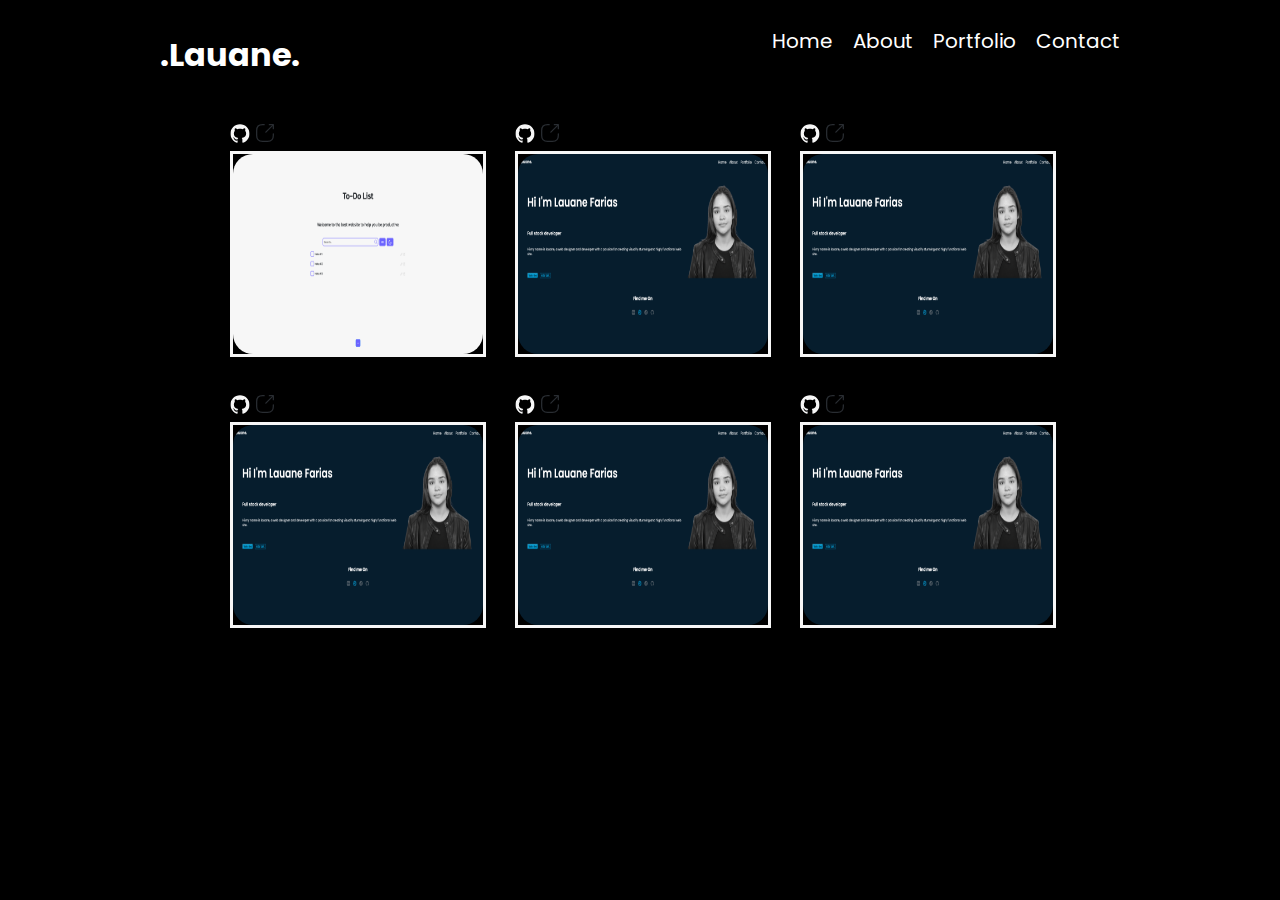
<file: html.pages/portfolio.html>
<!DOCTYPE html>
<html lang="en">

<head>
  <meta charset="UTF-8">
  <meta http-equiv="X-UA-Compatible" content="IE=edge">
  <meta name="viewport" content="width=device-width, initial-scale=1.0">
  <title>Contact - Lauane</title>
  <link rel="stylesheet" href="./style.css/portfolio.css"> <!-- Correção aqui -->
  <link rel="preconnect" href="https://fonts.googleapis.com">
  <link rel="preconnect" href="https://fonts.gstatic.com" crossorigin>
  <link href="https://fonts.googleapis.com/css2?family=Poppins:wght@400;600&display=swap" rel="stylesheet">
</head>

<body>
  <div class="page-container">
    <header>
      <h1 class="logo">.Lauane.</h1>
      <ul class="nav-list">
        <li><a href="../index.html">Home</a></li>
        <li><a href="./about.html">About</a></li>
        <li><a href="./portfolio.html">Portfolio</a></li>
        <li><a href="./contact.html">Contact</a></li>
      </ul>
    </header>
    <div class="work-container">
      <div class="work-item">
        <div class="icons-container">
          <a href="https://github.com/lauanefariass/Portfolio-Page.git">
            <img src="./images/fi-brands-github.svg" alt="GitHub Repository" />
          </a>
          <a href="https://lauanefariass.github.io/Portfolio-Page/">
            <img src="./images/export-2-svgrepo-com.svg" alt="Live Demo" />
          </a>
        </div>
        <div class="img-container">
          <img src="./images/portfolio.png" alt="Project Thumbnail">
        </div>
      </div>


      <div class="work-item">
        <div class="icons-container">
          <a href="https://github.com/lauanefariass/Portfolio-Page.git">
            <img src="./images/fi-brands-github.svg" alt="GitHub Repository" />
          </a>
          <a href="https://lauanefariass.github.io/Portfolio-Page/">
            <img src="./images/export-2-svgrepo-com.svg" alt="Live Demo" />
          </a>
        </div>
        <div class="img-container">
          <img src="./images/Screenshot 2024-10-14 at 11.39.02 PM.png" alt="Project Thumbnail">
        </div>
      </div>
      <div class="work-item">
        <div class="icons-container">
          <a href="https://github.com/lauanefariass/Portfolio-Page.git">
            <img src="./images/fi-brands-github.svg" alt="GitHub Repository" />
          </a>
          <a href="https://lauanefariass.github.io/Portfolio-Page/">
            <img src="./images/export-2-svgrepo-com.svg" alt="Live Demo" />
          </a>
        </div>
        <div class="img-container">
          <img src="./images/Screenshot 2024-10-14 at 11.39.02 PM.png" alt="Project Thumbnail">
        </div>
      </div>
      <div class="work-item">
        <div class="icons-container">
          <a href="https://github.com/lauanefariass/Portfolio-Page.git">
            <img src="./images/fi-brands-github.svg" alt="GitHub Repository" />
          </a>
          <a href="https://lauanefariass.github.io/Portfolio-Page/">
            <img src="./images/export-2-svgrepo-com.svg" alt="Live Demo" />
          </a>
        </div>
        <div class="img-container">
          <img src="./images/Screenshot 2024-10-14 at 11.39.02 PM.png" alt="Project Thumbnail">
        </div>
      </div>
      <div class="work-item">
        <div class="icons-container">
          <a href="https://github.com/lauanefariass/Portfolio-Page.git">
            <img src="./images/fi-brands-github.svg" alt="GitHub Repository" />
          </a>
          <a href="https://lauanefariass.github.io/Portfolio-Page/">
            <img src="./images/export-2-svgrepo-com.svg" alt="Live Demo" />
          </a>
        </div>
        <div class="img-container">
          <img src="./images/Screenshot 2024-10-14 at 11.39.02 PM.png" alt="Project Thumbnail">
        </div>
      </div>
      <div class="work-item">
        <div class="icons-container">
          <a href="https://github.com/lauanefariass/Portfolio-Page.git">
            <img src="./images/fi-brands-github.svg" alt="GitHub Repository" />
          </a>
          <a href="https://lauanefariass.github.io/Portfolio-Page/">
            <img src="./images/export-2-svgrepo-com.svg" alt="Live Demo" />
          </a>
        </div>
        <div class="img-container">
          <img src="./images/Screenshot 2024-10-14 at 11.39.02 PM.png" alt="Project Thumbnail">
        </div>
      </div>



    </div>
  </div>
</body>

</html>
</file>
<file: html.pages/style.css/home.css>
:root {
  --main-color: black;
  --secondary-color: #f7f7f7;
}
body {
  background-color: var(--main-color);
  color: white;
  font-family: "Poppins", sans-serif;
}
header {
  color: white;
  display: flex;
  margin: 10px;
  justify-content: space-between;
}
.main {
  align-items: center;
  display: flex;
  margin: 64px;
}

.logo {
  color: white;
  font-size: 20px;
}
.image-container {
  display: flex;
}
.image-home {
  width: auto;
  max-height: 700px;
}
a:hover {
  cursor: pointer;
  border-bottom: 3px solid #f7f7f7;
  color: var(--secondary-color);
}

.nav-list {
  list-style: none;
  display: flex;
  gap: 20px;
}
a {
  text-decoration: none;
  color: white;
  font-size: 18px;
}

.text-side {
  display: flex;
  justify-content: center;

  flex-direction: column;
}

.title {
  font-size: 64px;
  font-weight: 600;
  line-height: 84px;
}

.subtitle {
  font-size: 24px;
  font-weight: 600;
  line-height: 52px;
}

.text {
  font-size: 18px;
  font-weight: 400;
  line-height: 24px;
}

.btn-container {
  display: flex;

  gap: 20px;
  margin-top: 20px;
}

button,
a.dark-btn {
  font-size: 1rem;
  padding: 10px;
  border: none;
  border-radius: 30px;
  cursor: pointer;
  transition: transform 0.3s ease, background-color 0.3s ease,
    box-shadow 0.4s ease;
  opacity: 0;
  transform: translateY(20px);
  animation: fadeIn 0.8s forwards;
}

button.light-btn {
  background-color: #f7f7f7;
  color: #000;
  box-shadow: 0 4px 8px #333;
}

a.dark-btn {
  background-color: #333;
  color: #fff;
  text-decoration: none;
  box-shadow: 0 4px 8px #333;
}

button:hover,
a.dark-btn:hover {
  transform: scale(1.1);
  box-shadow: 0 8px 16px #333;
}

button:nth-child(1),
a.dark-btn:nth-child(2) {
  animation-delay: 1s;
}

@keyframes fadeIn {
  to {
    opacity: 1;
    transform: translateY(0);
  }
}

.mode {
  display: flex;
}
label {
  background-color: #f7f7f7;
  display: block;
  width: 80px;
  height: 30px;
  position: relative;
  border-radius: 25px;
  padding: 4px;
  transition: all 1s;
}
label img {
  position: absolute;
  width: 27px;
  z-index: 99;
  /* transition: all 3s; */
}
#moon {
  left: 55px;
}
#mode {
  visibility: hidden;
}
label::after {
  content: "";
  width: 30px;
  height: 30px;
  background-color: orange;
  position: absolute;
  border-radius: 20px;
}
#mode:checked + label {
  background-color: #454647;
}
#mode:checked + label::after {
  background-color: grey;
  left: 54px;
  transform: translate(0.5px);
  transition: all ease 1s;
}

.light-btn {
  font-size: 18px;
  background-color: var(--secondary-color);
  padding: 4px;
  border: 1px solid;
  color: var(--main-color);
}
.dark-btn:hover {
  transition: all 0.5s;
  cursor: pointer;
  background-color: var(--secondary-color);
  color: var(--main-color);
}

.dark-btn {
  font-size: 18px;
  background-color: var(--main-color);
  padding: 4px;
  border: 1px solid;
  color: #f7f7f7;
}

.text span {
  display: block;
  opacity: 0;
  transform: translateY(-50px);
  animation: drop-line 0.8s forwards;
  animation-delay: calc(0.3s * var(--i));
}

.text span:nth-child(1) {
  --i: 1;
}
.text span:nth-child(2) {
  --i: 2;
}
.text span:nth-child(3) {
  --i: 3;
}
.text span:nth-child(4) {
  --i: 4;
}
.text span:nth-child(5) {
  --i: 5;
}
.text span:nth-child(6) {
  --i: 6;
}
.text span:nth-child(7) {
  --i: 7;
}
.text span:nth-child(8) {
  --i: 8;
}
.text span:nth-child(9) {
  --i: 9;
}
.text span:nth-child(10) {
  --i: 10;
}
.text span:nth-child(11) {
  --i: 11;
}

@keyframes drop-line {
  to {
    opacity: 1;
    transform: translateY(0);
  }
}

.title span {
  display: inline-block;
  opacity: 0;
  transform: translateY(-100px);
  animation: drop 0.6s forwards;
  animation-delay: calc(0.1s * var(--i));
}

.title span:nth-child(1) {
  --i: 1;
}
.title span:nth-child(2) {
  --i: 2;
}
.title span:nth-child(3) {
  --i: 3;
}
.title span:nth-child(4) {
  --i: 4;
}
.title span:nth-child(5) {
  --i: 5;
}
.title span:nth-child(6) {
  --i: 6;
}
.title span:nth-child(7) {
  --i: 7;
}
.title span:nth-child(8) {
  --i: 8;
}
.title span:nth-child(9) {
  --i: 9;
}
.title span:nth-child(10) {
  --i: 10;
}
.title span:nth-child(11) {
  --i: 11;
}
.title span:nth-child(12) {
  --i: 12;
}
.title span:nth-child(13) {
  --i: 13;
}
.title span:nth-child(14) {
  --i: 14;
}
.title span:nth-child(15) {
  --i: 15;
}
.title span:nth-child(16) {
  --i: 16;
}
.title span:nth-child(17) {
  --i: 17;
}
.title span:nth-child(18) {
  --i: 18;
}

@keyframes drop {
  to {
    opacity: 1;
    transform: translateY(0);
  }
}

footer {
  text-align: center;
  padding: 20px;
}

footer h2 {
  font-size: 2rem;
  margin-bottom: 20px;
}

.icons {
  display: flex;
  justify-content: center;
  gap: 20px;
}

.icons img {
  width: 40px;
  opacity: 0;
  transform: translateY(30px);
  transition: transform 0.4s ease, opacity 0.4s ease;
  animation: fadeIn 1s ease forwards;
  animation-delay: calc(0.2s * var(--i));
}

.icons img:nth-child(1) {
  --i: 1;
}
.icons img:nth-child(2) {
  --i: 2;
}
.icons img:nth-child(3) {
  --i: 3;
}
.icons img:nth-child(4) {
  --i: 4;
}

.icons img:hover {
  transform: scale(1.2);
  transition: transform 0.3s ease;
}

@keyframes fadeIn {
  0% {
    opacity: 0;
    transform: translateY(30px);
  }
  100% {
    opacity: 1;
    transform: translateY(0);
  }
}

.page-container {
  padding: 0 142px;
}

@media (max-width: 1080px) {
  .main {
    flex-direction: column;
  }
  .page-container {
    padding: 0 2%;
  }
}
</file>
<file: about.css>
:root {
    --main-color: #071e2e;
    --secondary-color: #03afed;
  }
  body {
    background-color: var(--main-color);
    color: white;
    font-family: "Poppins", sans-serif;
   
  }
  header {
    color: white;
    display: flex;
    margin: 10px;
    justify-content: space-between;
  }
  .nav-list {
    list-style: none;
    display: flex;
    gap: 20px;
  }
  a {
    text-decoration: none;
    color: white;
    font-size: 20px;
  }
  
  :root {
    --main-color: #071e2e;
    --secondary-color: #03adea;
  }
  
  .img-container {
    width: max-content;
    height: 450px;
    border-radius: 75%;
    padding-top: 4px;
    padding-left: 5px;
    padding-right: 5px;
    overflow: hidden;
   background-color: white;
  }
  
  .about-info {
    display: flex;
    flex-direction: column;
    align-items: center;
    gap: 20px;
    text-align: center;
    padding-bottom: 20px;
    border-bottom: 2px solid var(--secondary-color);
  }
  
  .about-title {
    font-size: 48px;
  }
  .experience-item {
    display: flex;
    gap: 10px;
  }
  
  .experience-text {
    display: flex;
    flex-direction: column;
    gap: 10px;
  }
  .experience-icon {
    width: max-content;
  
    display: flex;
    flex-direction: column;
    align-items: center;
  }
  .circle {
    width: 20px;
    height: 20px;
    background-color: var(--secondary-color);
    border-radius: 50%;
  }
  .line {
    width: 3px;
    height: 100%;
    background-color: var(--secondary-color);
  }
  .experience-title {
    font-size: 24px;
    font-weight: 600;
  }
  .experience-item-text {
    font-size: 18px;
    font-weight: 400;
    padding-bottom: 20px;
  }
  .experience-page-title {
    font-size: 48px;
    font-weight: 600;
    padding: 20px 0;
  
    text-align: center;
  }
  .footer {
    list-style: none;
    display: flex;
    gap: 20px;
  }
  .list-style {
    text-decoration: none;
    color: white;
    font-size: 20px;
  }
  
  footer {
    display: flex;
    justify-content: center;
    align-items: center;
    flex-direction: column;
    gap: 20px;
  }
  
  footer .icons {
    list-style: none;
    display: flex;
    gap: 20px;
  }
  @media (max-width: 768px) {
    .main {
      flex-direction: column;
    }
    .page-container {
      padding: 0 2%;
    }
  }
</file>
<file: contact.css>
:root {
    --main-color: #071e2e;
    --secondary-color: #03afed;
  }
  
  body {
    background-color: var(--main-color);
    color: white;
    font-family: "Poppins", sans-serif;
  }
  
  .page-container {
    padding: 0 142px;
  }
  
  header {
    color: white;
    display: flex;
    margin: 10px;
    justify-content: space-between;
  }
  
  .nav-list {
    list-style: none;
    display: flex;
    gap: 20px;
  }
  
  a {
    text-decoration: none;
    color: white;
    font-size: 20px;
  }
  
  .contact-section {
    margin: 50px 0;
    text-align: center;
  }
  
  .contact-section h2 {
    font-size: 48px;
    font-weight: 600;
    margin-bottom: 20px;
  }
  
  .contact-section p {
    font-size: 18px;
    margin-bottom: 40px;
  }
  
  .contact-form {
    display: flex;
    flex-direction: column;
    align-items: center;
    gap: 20px;
  }
  
  .form-group {
    width: 100%;
    max-width: 500px;
  }
  
  .form-group label {
    font-size: 18px;
    font-weight: 600;
    display: block;
    margin-bottom: 10px;
  }
  
  .form-group input,
  .form-group textarea {
    width: 100%;
    padding: 10px;
    font-size: 16px;
    border-radius: 5px;
    border: 1px solid var(--secondary-color);
  }
  
  .submit-btn {
    background-color: var(--secondary-color);
    color: white;
    padding: 10px 20px;
    font-size: 18px;
    border: none;
    border-radius: 5px;
    cursor: pointer;
  }
  
  .submit-btn:hover {
    background-color: #0284bf;
  }
  
  footer {
    display: flex;
    justify-content: center;
    align-items: center;
    flex-direction: column;
    gap: 20px;
    margin-top: 50px;
  }
  
  footer .icons {
    display: flex;
    gap: 20px;
  }
  
  footer .icons img {
    width: 30px;
  }
</file>
<file: home.css>
:root{
    --main-color: #071E2E;
    --secondary-color:#03AFED;


}
body{
    background-color: var(--main-color);
    color:white;
    font-family: "Poppins", sans-serif;
}
header{
    color: white;
    display: flex;
    margin: 10px;
    justify-content: space-between;
  
}
.main{
    display: flex;
 margin: 64px;

}

.logo{
    color: white;
    font-size: 20px;

}

 .nav-list{
    list-style: none;
    display: flex;
    gap: 20px;

   
}
a{
    text-decoration: none;
    color: white;
    font-size: 20px;
  
}

.text-side{
    display: flex;
    justify-content: center;

    flex-direction: column;
}
 
.title{
    font-size: 64px;
    font-weight: 600;
    line-height: 84px;
}

.subtitle{
   
    font-size: 24px;
    font-weight: 600;
    line-height: 52px;
}

.text{
    font-size: 18px;
    font-weight: 400;
    line-height: 24px;
}

.btn-container{
   margin-top: 64px;
   display: flex;
   gap: 15px;
}
.light-btn{
    font-size: 18px;
    background-color: var(--secondary-color);

    
}

.dark-btn{
    font-size: 18px;
    background-color: var(--main-color);
    border: 1px solid  ;
    color: #03AFED;
}
footer{
    display: flex;
    justify-content: center;
    align-items: center;
    flex-direction: column;
    gap: 20px;

}

footer .icons{
    list-style: none;
    display: flex;
    gap: 20px;

}

.page-container{
    padding: 0 142px;
}

@media (max-width: 768px) {
    .main{
        flex-direction: column;
    }
     .page-container{
        padding: 0 2%;
    }
}
</file>
<file: portfolio.css>
:root {
    --main-color: #071e2e;
    --secondary-color: #03afed;
  }
  body {
    background-color: var(--main-color);
    color: white;
    font-family: "Poppins", sans-serif;
   
  }
  header {
    color: white;
    display: flex;
    margin: 10px;
    justify-content: space-between;
  }
  .nav-list {
    list-style: none;
    display: flex;
    gap: 20px;
  }
  a {
    text-decoration: none;
    color: white;
    font-size: 20px;
  }
  .work-container{
    display: flex;
    flex-wrap: wrap;
   
    gap: 15px;
    align-items: center;
    justify-content: center;
  }
  .work-item{
    width: 250px;
    padding: 10px;
 
  }
  .icons-container img{
    width: 20px;
    cursor: pointer;
  }
  .img-container{
    width: 250px;
    height: 200px;
    border: 3px solid var(--secondary-color);
  }
  .img-container img{
    width: 100%;
    height: 100%;
    border-radius: 20px;
  }
</file>
<file: html.pages/style.css/about.css>
:root {
  --main-color: black;
  --secondary-color: #f7f7f7;
}
body {
  background-color: var(--main-color);
  color: white;
  font-family: "Poppins", sans-serif;
}
header {
  color: white;
  display: flex;
  margin: 10px;
  justify-content: space-between;
}
.nav-list {
  list-style: none;
  display: flex;
  gap: 20px;
}
a:hover {
  cursor: pointer;
  border-bottom: 3px solid #f7f7f7;
  color: var(--secondary-color);
}
a {
  text-decoration: none;
  color: white;
  font-size: 20px;
}

.img-container {
  width: max-content;
  height: 450px;
  border-radius: 75%;
  padding-top: 4px;
  padding-left: 5px;
  padding-right: 5px;
  overflow: hidden;
  background-color: white;
}

.about-info {
  display: flex;
  flex-direction: column;
  align-items: center;
  gap: 20px;
  text-align: center;
  padding-bottom: 20px;
  border-bottom: 2px solid var(--secondary-color);
}

.about-title {
  font-size: 48px;
}

.experience-item:hover {
  background-color: #3f3f3e;
  cursor: pointer;
  transition: all 0.7s;
}
.experience-item {
  display: flex;
  gap: 10px;
}

.experience-text {
  display: flex;
  flex-direction: column;
  gap: 10px;
}
.experience-icon {
  width: max-content;

  display: flex;
  flex-direction: column;
  align-items: center;
}
.circle {
  width: 20px;
  height: 20px;
  background-color: var(--secondary-color);
  border-radius: 50%;
}
.line {
  width: 3px;
  height: 100%;
  background-color: var(--secondary-color);
}
.experience-title {
  font-size: 24px;
  font-weight: 600;
}
.experience-item-text {
  font-size: 18px;
  font-weight: 400;
  padding-bottom: 20px;
}
.experience-page-title {
  font-size: 48px;
  font-weight: 600;
  padding: 20px 0;

  text-align: center;
}
.footer {
  list-style: none;
  display: flex;
  gap: 20px;
}
.list-style {
  text-decoration: none;
  color: white;
  font-size: 20px;
}
.about-text {
  opacity: 0;
  animation: fadeIn 2s ease-in-out forwards;
}

@keyframes fadeIn {
  0% {
    opacity: 0;
    transform: translateY(20px);
  }
  100% {
    opacity: 1;
    transform: translateY(0);
  }
}

footer {
  display: flex;
  justify-content: center;
  align-items: center;
  flex-direction: column;
  gap: 20px;
}
.page-container {
  padding: 0 142px;
}

footer .icons {
  list-style: none;
  display: flex;
  gap: 20px;
}
@media (max-width: 768px) {
  .main {
    flex-direction: column;
  }
  .page-container {
    padding: 0 2%;
  }
}
</file>
<file: html.pages/style.css/contact.css>
:root {
  --main-color: black;
  --secondary-color: #f7f7f7;
}

.page-container {
  padding: 0 142px;
}

body {
  background-color: var(--main-color);
  color: white;
  font-family: "Poppins", sans-serif;
}

.page-container {
  padding: 0 142px;
}

header {
  color: white;
  display: flex;
  margin: 10px;
  justify-content: space-between;
}

.nav-list {
  list-style: none;
  display: flex;
  gap: 20px;
}
a:hover {
  cursor: pointer;
  border-bottom: 3px solid #f7f7f7;
  color: var(--secondary-color);
}

a {
  text-decoration: none;
  color: white;
  font-size: 20px;
}

.contact-section {
  margin: 50px 0;
  text-align: center;
}

.contact-section h2 {
  font-size: 48px;
  font-weight: 600;
  margin-bottom: 20px;
}

.contact-section p {
  font-size: 18px;
  margin-bottom: 40px;
}

.contact-form {
  display: flex;
  flex-direction: column;
  align-items: center;
  gap: 20px;
}

.form-group {
  width: 100%;
  max-width: 500px;
}

.form-group label {
  font-size: 18px;
  font-weight: 600;
  display: block;
  margin-bottom: 10px;
}

.form-group input,
.form-group textarea {
  width: 100%;
  padding: 10px;
  font-size: 16px;
  border-radius: 5px;
  border: 1px solid var(--secondary-color);
}

.submit-btn {
  background-color: var(--secondary-color);
  color: white;
  padding: 10px 20px;
  font-size: 18px;
  border: none;
  border-radius: 5px;
  cursor: pointer;
}

.submit-btn:hover {
  background-color: #f7f7f7;
}

footer {
  display: flex;
  justify-content: center;
  align-items: center;
  flex-direction: column;
  gap: 20px;
  margin-top: 50px;
}

footer .icons {
  display: flex;
  gap: 20px;
}

footer .icons img {
  width: 30px;
}
</file>
<file: html.pages/style.css/portfolio.css>
:root {
  --main-color: black;
  --secondary-color: #f7f7f7;
}

body {
  background-color: var(--main-color);
  color: white;
  font-family: "Poppins", sans-serif;
}

header {
  color: white;
  display: flex;
  margin: 10px;
  justify-content: space-between;
}

.nav-list {
  list-style: none;
  display: flex;
  gap: 20px;
}

a:hover {
  cursor: pointer;
  border-bottom: 3px solid #f7f7f7;
  color: var(--secondary-color);
}

a {
  text-decoration: none;
  color: white;
  font-size: 20px;
}

.work-container {
  display: flex;
  flex-wrap: wrap;
  gap: 15px;
  align-items: center;
  justify-content: center;
}
.page-container {
  padding: 0 142px;
}

.work-item {
  width: 250px;
  padding: 10px;
}

.icons-container img {
  width: 20px;
  cursor: pointer;
}

.img-container {
  width: 250px;
  height: 200px;
  border: 3px solid var(--secondary-color);
}

.img-container img {
  width: 100%;
  height: 100%;
  border-radius: 20px;
}
</file>
